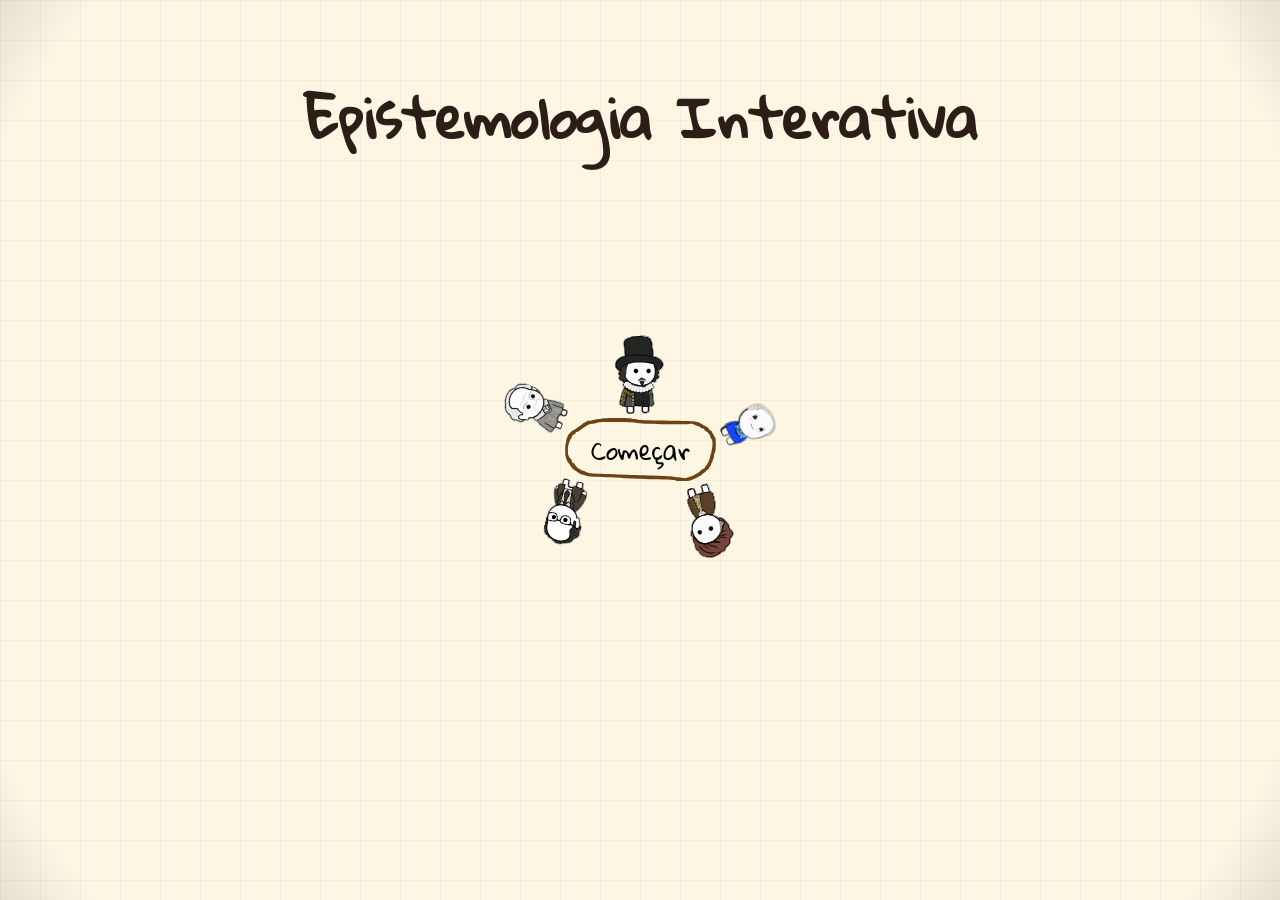
<file: index.html>
<!DOCTYPE html>
<html lang="pt-BR">
<head>
    <meta charset="UTF-8">
    <title>Epistemologia Interativa</title>
    <meta name="viewport" content="width=device-width, initial-scale=1.0">
    <link href="https://fonts.googleapis.com/css2?family=Gloria+Hallelujah&display=swap" rel="stylesheet">
    <link rel="stylesheet" href="css/style.css">
</head>

<body class="body-home">
    <div class="title-home">
        <p> Epistemologia Interativa </p>
        <br></br>
    </div>

    <div id="orbit-stage" style="position: relative;">
        <a href="./mapa-epistemico.html"><button id="center-btn" class="btn">Começar</button></a>
        <!-- os personagens são injetados via JS -->
    </div>

    <script src="js/orbit.js"></script>
</body>
</html>
</file>
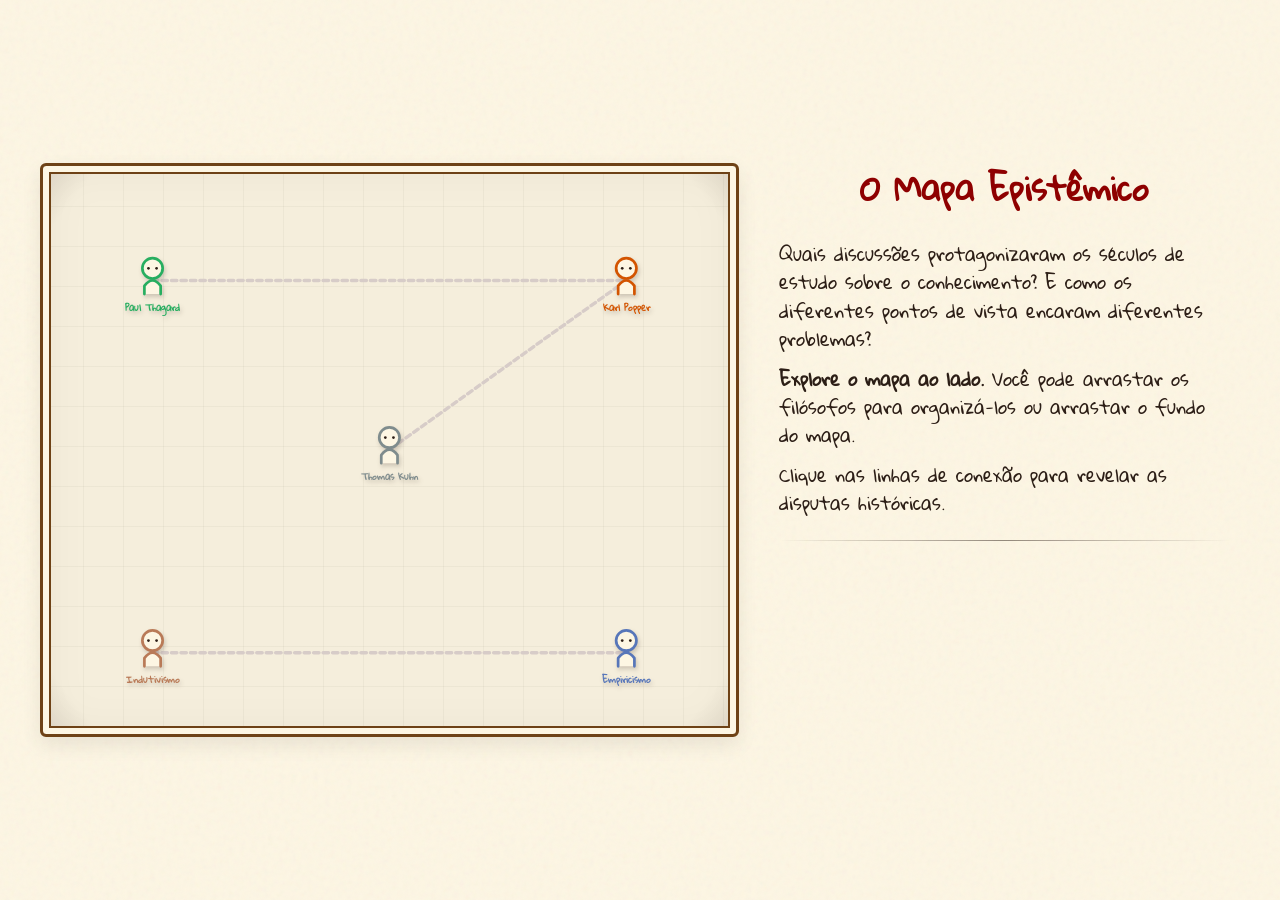
<file: depois_eu_ajeito/index.html>
<!DOCTYPE html>
<html lang="pt-BR">
<head>
    <meta charset="UTF-8">
    <title>Epistemologia Interativa</title>

    <!-- Fonte cartunesca / manuscrita -->
    <link href="https://fonts.googleapis.com/css2?family=Gloria+Hallelujah&display=swap" rel="stylesheet">

    <link rel="stylesheet" href="css/style.css">

<style>
    body {
        font-family: 'Gloria Hallelujah', cursive;
    }
    h1, h2, h3 {
        font-family: 'Gloria Hallelujah', cursive;
    }
    #main-title {
        font-family: 'Gloria Hallelujah', cursive;
    }
    button {
        font-family: 'Gloria Hallelujah', cursive;
    }
    input, textarea {
        font-family: 'Gloria Hallelujah', cursive;
    }
/* Aplica a fonte a todos os textos SVG, incluindo os nomes dos filósofos */
svg text {
    font-family: 'Gloria Hallelujah', cursive;
}

/* Se os nomes forem desenhados com elementos <text> dentro do SVG */
#graph-container text {
    font-family: 'Gloria Hallelujah', cursive;
}

/* Mantém a mesma fonte no restante da página */
body,
h1, h2, h3,
button,
input,
textarea {
    font-family: 'Gloria Hallelujah', cursive;
}

/* Título "O Mapa Epistêmico" */
#main-title {
    font-family: 'Gloria Hallelujah', cursive;
}
</style>
</head>
<body>
    <main class="container">
        <div class="map-container map-frame">
            <svg id="graph-container" viewBox="0 0 1000 800" xmlns="http://www.w3.org/2000/svg">

            </svg>
        </div>

        <div class="story-panel">
            <h2 id="main-title">O Mapa Epistêmico</h2>

            <div id="intro-content"></div>

            <hr class="papyri-hr">

            <div id="detail-content" class="fade-in"></div>

            <div class="interaction-buttons" id="button-container"></div>
        </div>
    </main>

    <!--
    =====================================================================
    ORDEM DE CARREGAMENTO DOS SCRIPTS — não altere sem ler abaixo
    =====================================================================

    1. data.js       → Define `gameData` (nós, arestas, intro).
                       É a fonte da verdade; edite aqui para mudar o mapa.

    2. chapters/*    → Cada capítulo registra a si mesmo em `App.chapters`
                       via `App.registerChapter(id, module)`.
                       Adicione novos arquivos aqui E em chapters.json.

    3. state.js      → Cria o namespace global `App` com estado compartilhado.
                       Deve vir ANTES dos módulos do motor.

    4. graph.js      → Renderização SVG (nós, arestas, atualização de posição).
    5. story.js      → Painel narrativo (intro, detalhes de aresta, lançamento de capítulo).
    6. interaction.js→ Drag de bonequinhos e pan do mapa.
    7. main.js       → Ponto de entrada: orquestra a inicialização no DOMContentLoaded.
    =====================================================================
    -->

    <!-- 1. Estado global (App) — deve vir primeiro de tudo -->
    <script src="js/state.js"></script>

    <!-- 2. Dados do mapa -->
    <script src="js/data.js"></script>

    <!-- 3. Capítulos (registram-se em App.chapters automaticamente) -->
    <script src="chapters/cap_demarcacao.js"></script>
    <script src="chapters/cap_peru.js"></script>
    <script src="chapters/cap_revolucoes.js"></script>

    <!-- 4. Motor do aplicativo -->
    <script src="js/graph.js"></script>
    <script src="js/story.js"></script>
    <script src="js/interaction.js"></script>
    <script src="js/main.js"></script>
</body>
</html>
</file>
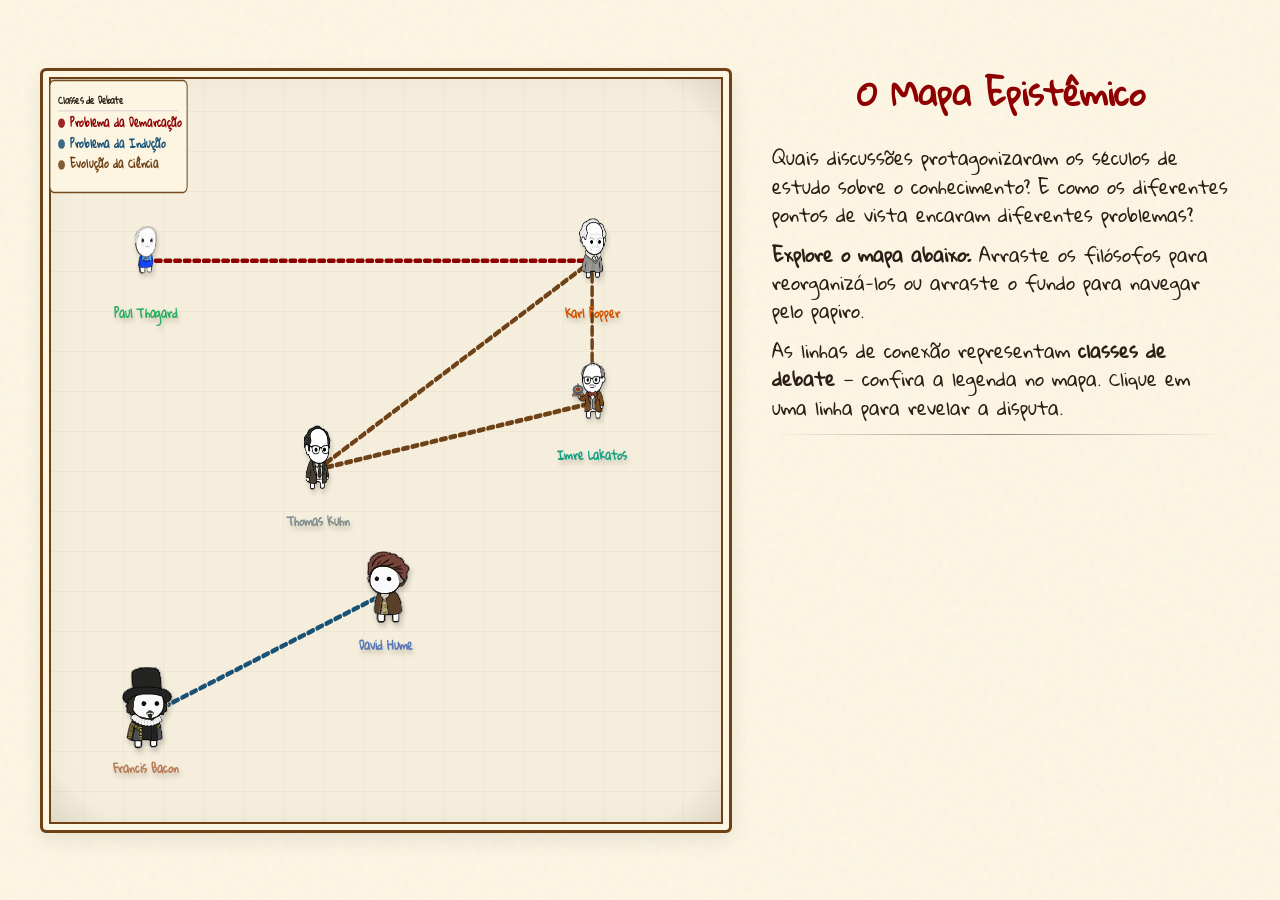
<file: mapa-epistemico.html>
<!DOCTYPE html>
<html lang="pt-BR">
<head>
    <meta charset="UTF-8">
    <meta name="viewport" content="width=device-width, initial-scale=1.0">
    <meta name="description" content="Aplicação web interativa que apresenta disputas históricas da epistemologia da ciência através de um mapa navegável com filósofos e cenas de debate.">
    <title>Epistemologia Interativa — O Mapa Epistêmico</title>
    <link href="https://fonts.googleapis.com/css2?family=Gloria+Hallelujah&display=swap" rel="stylesheet">
    <link rel="stylesheet" href="css/style.css">
</head>
<body>
    <main class="container">
        <div class="map-container map-frame">
            <svg id="graph-container" viewBox="0 0 1000 800" preserveAspectRatio="none" xmlns="http://www.w3.org/2000/svg"></svg>
        </div>

        <div class="story-panel">
            <div id="map-ui">
                <h2 id="main-title">O Mapa Epistêmico</h2>
                <div id="intro-content"></div>
                <hr class="papyri-hr">
                <div id="detail-content" class="fade-in"></div>
                <div class="interaction-buttons" id="button-container"></div>
            </div>

            <div id="chapter-ui" style="display: none;"></div>
        </div>
    </main>

    <!--
    =====================================================================
    ORDEM DE CARREGAMENTO
    =====================================================================
    1. state.js          → cria o namespace App (DEVE ser o primeiro)
    2. data.js           → define Icons, gameData (debateClasses, nodes, edges)
    3. chapter_engine.js → motor compartilhado de capítulos (antes dos chapters)
    4. chapters/*.js     → cada capítulo chama App.registerChapter(...)
    5. graph.js / story.js / interaction.js → motor da aplicação
    6. main.js           → dispara a inicialização

    Ao adicionar um novo capítulo:
      a) Crie chapters/cap_meu_novo.js  (copie _template.js)
      b) Adicione o <script> abaixo, ANTES de graph.js
      c) Adicione a entrada em chapters.json
    =====================================================================
    -->

    <script src="js/state.js"></script>
    <script src="js/data.js"></script>
    <script src="js/chapter_engine.js"></script>

    <!-- Capítulos -->
    <script src="chapters/cap_demarcacao.js"></script>
    <script src="chapters/cap_demarcacao_kuhn.js"></script>
    <script src="chapters/cap_peru.js"></script>
    <script src="chapters/cap_lakatos.js"></script>
    <script src="chapters/cap_kuhn_lakatos.js"></script>

    <!-- Engine -->
    <script src="js/graph.js"></script>
    <script src="js/story.js"></script>
    <script src="js/interaction.js"></script>
    <script src="js/main.js"></script>
</body>
</html>
</file>
<file: css/style.css>
/* ==========================================================================
   style.css — Epistemologia Interativa
   ==========================================================================
   Seções:
     1. Variáveis e Reset
     2. Layout
     3. Mapa SVG — arestas e bonequinhos
     4. Legenda de classes de debate (SVG)
     5. Painel narrativo
     6. Badge de classe de debate (HTML)
     7. Botões de ação
     8. Animações — peru e fade
     9. Capítulo — transição de cena e painel de diálogo
    10. Responsivo
   ========================================================================== */


/* --------------------------------------------------------------------------
   1. Variáveis e Reset
   -------------------------------------------------------------------------- */
:root {
    --bg-color:        #fdf6e3;
    --papyri-ink:      #2c1e16;
    --accent-red:      #8e0000;
    --line-color:      #d7ccc8;
    --lightwood-color: #6e4216;

    --indutivista-color: #b97a57;
    --empiricista-color: #5776b9;
}

body {
    font-family: 'Gloria Hallelujah', cursive;
    background-color: var(--bg-color);
    background-image: url("data:image/svg+xml,%3Csvg viewBox='0 0 200 200' xmlns='http://www.w3.org/2000/svg'%3E%3Cfilter id='noiseFilter'%3E%3CfeTurbulence type='fractalNoise' baseFrequency='0.8' numOctaves='3' stitchTiles='stitch'/%3E%3C/filter%3E%3Crect width='100%25' height='100%25' filter='url(%23noiseFilter)' opacity='0.05'/%3E%3C/svg%3E");
    color: var(--papyri-ink);
    display: flex;
    justify-content: center;
    align-items: center;
    min-height: 100vh;
    margin: 0;
    padding: 20px;
    box-sizing: border-box;
}


/* --------------------------------------------------------------------------
   2. Layout
   -------------------------------------------------------------------------- */
.container {
    display: flex;
    flex-direction: row;
    width: 100%;
    max-width: 1200px;
    gap: 30px;
    height: 85vh; /* Keep the frame static */
}

.map-container {
    flex: 1.5;
    background-color: #f5eedc;
    background-image:
        radial-gradient(circle at center, transparent 90%, rgba(44, 30, 22, 0.1) 100%),
        linear-gradient(rgba(44, 30, 22, 0.04) 1px, transparent 1px),
        linear-gradient(90deg, rgba(44, 30, 22, 0.04) 1px, transparent 1px);
    background-size: 100% 100%, 40px 40px, 40px 40px;
    border: 3px solid var(--lightwood-color);
    border-radius: 6px;
    box-shadow:
        inset 0 0 0 6px var(--bg-color),
        inset 0 0 0 8px var(--lightwood-color),
        inset 0 0 50px rgba(44, 20, 6, 0.05),
        0 8px 20px rgba(0, 0, 0, 0.08);
    overflow: hidden;
    cursor: grab;
    user-select: none;
    -webkit-user-select: none;
}

.map-container:active { cursor: grabbing; }

#graph-container { width: 100%; height: 100%; }

.story-panel {
    flex: 1;
    display: flex;
    flex-direction: column;
    padding: 0 10px;
    line-height: 1.6;
    font-size: 1.1em;
    overflow-y: auto;
}


/* --------------------------------------------------------------------------
   3. Mapa SVG — arestas e bonequinhos
   -------------------------------------------------------------------------- */

/* Cada aresta agora é um <path> dentro de um <g class="edge-group"> */
.edge {
    stroke-width: 5;
    stroke-dasharray: 8 6;
    stroke-linecap: round;
    transition: stroke-width 0.2s, stroke-dasharray 0.2s, opacity 0.2s;
}

.edge-group:hover .edge {
    stroke-width: 7;
    stroke-dasharray: 0;
}

/* Quando um grupo está ativo (selecionado) */
.edge-group.active .edge {
    stroke-width: 8;
    stroke-dasharray: 0;
    filter: drop-shadow(0 0 4px currentColor);
}

/* Esmaecer arestas de classes diferentes da ativa */
.edge-group.dimmed .edge {
    opacity: 0.25;
}

.node-group {
    cursor: grab;
    filter: drop-shadow(2px 4px 3px rgba(44, 30, 22, 0.2));
}
.node-group:active {
    cursor: grabbing;
    filter: drop-shadow(4px 8px 4px rgba(44, 30, 22, 0.15));
}

.character-body,
.character-head {
    fill: var(--bg-color);
    stroke-width: 4;
    stroke-linecap: round;
    stroke-linejoin: round;
}
.character-eye  { fill: var(--papyri-ink); }

.character-label {
    font-family: 'Gloria Hallelujah', cursive;
    font-size: 14px;
    font-weight: bold;
    pointer-events: none;
    user-select: none;
    -webkit-user-select: none;
}


/* --------------------------------------------------------------------------
   3. Elementos da Página Inicial
   -------------------------------------------------------------------------- */


#orbit-stage .personagem{
    position: absolute;
    top: -37px;
    left: -50%;
    /* margin-left: -30px; */
    /* margin-top: 10px; */
    pointer-events: none;
    user-select: none;
    max-width:60px;
    max-height:90px;
    width: auto;
    height: auto;
}

.title-home {
    position:fixed ;
    top:1%;
    left: center;
    font-family: Gloria Hallelujah ;
    font-size: 54px;
    font-weight: bold;
}

.body-home {
    background-image:
        radial-gradient(circle at center, transparent 90%, rgba(44, 30, 22, 0.1) 100%),
        linear-gradient(rgba(44, 30, 22, 0.04) 1px, transparent 1px),
        linear-gradient(90deg, rgba(44, 30, 22, 0.04) 1px, transparent 1px);
    background-size: 100% 100%, 40px 40px, 40px 40px;
}


/* --------------------------------------------------------------------------
   4. Painel Narrativo
   -------------------------------------------------------------------------- */
.legend-bg {
    fill: var(--bg-color);
    stroke: var(--lightwood-color);
    stroke-width: 1.5;
    rx: 6px;
    opacity: 0.95;
}

.legend-title {
    font-family: 'Gloria Hallelujah', cursive;
    font-size: 11px;
    font-weight: bold;
    fill: var(--papyri-ink);
    dominant-baseline: hanging;
}

.legend-sep {
    stroke: var(--line-color);
    stroke-width: 1;
}

.legend-dot {
    opacity: 0.85;
}

.legend-label {
    font-family: 'Gloria Hallelujah', cursive;
    font-size: 13px;
    font-weight: 600;
    dominant-baseline: middle;
}


/* --------------------------------------------------------------------------
   5. Painel narrativo
   -------------------------------------------------------------------------- */
.story-panel p { margin-bottom: 12px; margin-top: 0; }

.story-panel h2 {
    font-family: 'Gloria Hallelujah', cursive;
    font-size: 1.8em;
    margin-top: 0;
    color: var(--accent-red);
    text-align: center;
}

.papyri-hr {
    border: 0;
    height: 1px;
    background-image: linear-gradient(
        to right, rgba(44,30,22,0), rgba(44,30,22,0.5), rgba(44,30,22,0)
    );
    margin: 10px 0;
}

#detail-content { color: #4e342e; }

#detail-content h3 {
    font-family: 'Gloria Hallelujah', cursive;
    font-size: 1.3em;
    margin-bottom: 3px;
    margin-top: 8px;
    color: var(--papyri-ink);
}

.interaction-buttons { margin-top: auto; padding-top: 20px; }

.chapter-not-found {
    color: var(--accent-red);
    font-style: italic;
    font-size: 0.95em;
}


/* --------------------------------------------------------------------------
   6. Badge de classe de debate (HTML)
   -------------------------------------------------------------------------- */
.debate-class-badge {
    display: inline-block;
    font-family: 'Gloria Hallelujah', cursive;
    font-size: 0.78em;
    font-weight: bold;
    letter-spacing: 0.05em;
    text-transform: uppercase;
    border: 2px solid;       /* cor definida via style inline */
    border-radius: 3px;
    padding: 2px 10px;
    margin-bottom: 4px;
    opacity: 0.9;
}

.debate-class-desc {
    font-style: italic;
    font-size: 0.95em;
    color: #6d4c41;
    margin-top: 2px !important;
    margin-bottom: 8px !important;
}


/* --------------------------------------------------------------------------
   7. Botões de ação
   -------------------------------------------------------------------------- */
.btn-choice {
    display: inline-flex;
    align-items: center;
    justify-content: center;
    font-family: 'Gloria Hallelujah', cursive;
    font-size: 16px;
    font-weight: bold;
    color: var(--papyri-ink);
    background-color: transparent;
    border: 3px double var(--papyri-ink);
    border-radius: 4px;
    padding: 10px 20px;
    cursor: pointer;
    transition: all 0.2s ease-in-out;
}

/* Quando a classe de debate fornece uma cor própria */
.btn-choice--colored {
    color: var(--btn-class-color, var(--papyri-ink));
    border-color: var(--btn-class-color, var(--papyri-ink));
}

.btn-choice:hover {
    background-color: rgba(0,0,0, 0.04);
    transform: scale(1.02);
    filter: brightness(1.15);
}
.btn-choice:active { transform: scale(0.98); }

.btn-choice:active {
    transform: scale(0.98);
}

.btn {
    background-image: url('../img/btn.svg');
    background-size: contain;
    background-repeat: no-repeat;
    background-position: center;
    font-size: 1.5rem;
    min-height: 4rem;
    min-width: 10rem;
    border: none;
    background-color: transparent;

    cursor: pointer;
    font-family: "Gloria Hallelujah", cursive;

    padding: 0px 0px;
    border-radius: 999px;
    z-index: 10;
    position: relative;
}

.btn:active {
    transform: translateY(5px);
}

/* Ícone SVG dentro dos botões */
.btn-choice .btn-icon {
    width: 26px; height: 26px;
    vertical-align: middle;
    margin-right: 12px;
    margin-bottom: 4px;
}

/* Botão desabilitado — capítulo "Em breve" */
.btn-choice--coming-soon {
    opacity: 0.5;
    cursor: not-allowed;
    border-style: dashed;
}
.btn-choice--coming-soon:hover {
    transform: none;
    filter: none;
    background-color: transparent;
}


/* --------------------------------------------------------------------------
   8. Animações
   -------------------------------------------------------------------------- */
.fade-in { animation: fadeIn 0.5s ease-in-out; }

@keyframes fadeIn {
    from { opacity: 0; transform: translateY(5px); }
    to   { opacity: 1; transform: translateY(0);   }
}

/* Peru */
.turkey-svg .turkey-head-group {
    transition: transform 0.4s cubic-bezier(0.175, 0.885, 0.32, 1.275);
    transform-origin: 52px 70px;
}
.turkey-svg .turkey-wattle {
    transition: fill 0.3s ease, transform 0.4s ease;
    transform-origin: 22px 34px;
}
.btn-choice:hover .turkey-head-group { transform: rotate(15deg) translateY(-3px); }
.btn-choice:hover .turkey-wattle     { fill: #e74c3c; transform: scale(1.15) rotate(-10deg); }

/* --------------------------------------------------------------------------
   9. Capítulo — transição de cena e painel de diálogo
   -------------------------------------------------------------------------- */

/* Fade-out da cena no SVG ao trocar de capítulo */
.fade-out {
    animation: fadeOut 0.4s ease-out forwards;
    pointer-events: none;
}

@keyframes fadeOut {
    from { opacity: 1; }
    to   { opacity: 0; }
}

/* Painel do capítulo ocupa o story-panel inteiro */
#chapter-ui {
    flex: 1;
    display: none;         /* mostrado por story.js via inline style */
    flex-direction: column;
    gap: 16px;
}

/* Caixa de diálogo — genérica para qualquer capítulo */
.chapter-dialogue-box,
#peru-dialogue-box {
    flex: 1;
    display: flex;
    flex-direction: column;
    justify-content: center;
    padding: 20px;
    background: rgba(253, 246, 227, 0.7);
    border: 1px solid var(--line-color);
    border-radius: 4px;
}

.chapter-title {
    font-family: 'Gloria Hallelujah', cursive;
    font-size: 1.3em;
    color: var(--accent-red);
    margin-top: 0;
    margin-bottom: 12px;
    text-align: center;
}

.chapter-speaker {
    font-family: 'Gloria Hallelujah', cursive;
    font-size: 0.95em;
    font-weight: bold;
    color: var(--accent-red);
    margin-bottom: 10px !important;
    margin-top: 0 !important;
}

.chapter-text {
    font-size: 1.05em;
    line-height: 1.7;
    color: var(--papyri-ink);
    margin: 0 !important;
}

.char-instance {
    transition: opacity 0.4s ease, filter 0.4s ease;
}

/* Botões de controle do capítulo */
.chapter-controls {
    display: flex;
    flex-direction: column;
    gap: 10px;
    margin-top: auto;
}

/* Botão de escolha ramificada — título + descrição empilhados */
.btn-choice-option {
    display: flex;
    flex-direction: column;
    align-items: flex-start;
    text-align: left;
    padding: 12px 18px;
    gap: 4px;
}

.btn-choice-title {
    font-weight: bold;
    font-size: 1em;
}

.btn-choice-desc {
    font-size: 0.85em;
    opacity: 0.8;
    font-weight: normal;
    line-height: 1.4;
}

/* Estilo de veredicto — título em destaque */
.verdict-label {
    font-size: 1.05em;
    text-transform: uppercase;
    letter-spacing: 1px;
}

.verdict-title {
    font-size: 1.15em;
    color: var(--accent-red, #c0392b);
    text-transform: capitalize;
}


/* --------------------------------------------------------------------------
   10. Responsivo
   -------------------------------------------------------------------------- */
@media (max-width: 768px) {
    .container {
        flex-direction: column;
    }

    .map-container {
        flex: none;
        height: 50vh;
    }

    .story-panel {
        flex: none;
        padding: 10px 0;
    }
}
</file>
<file: depois_eu_ajeito/css/style.css>
/* ==========================================================================
   style.css — Estilos da Epistemologia Interativa
   ==========================================================================
   Seções:
     1. Variáveis e Reset
     2. Layout (container, painel do mapa, painel de história)
     3. Elementos do Mapa SVG (arestas, bonequinhos)
     4. Painel Narrativo (títulos, separador, zona de detalhes)
     5. Botões de Ação
     6. Animações
   ========================================================================== */

/* --------------------------------------------------------------------------
   1. Variáveis e Reset
   -------------------------------------------------------------------------- */

:root {
    /* Paleta principal */
    --bg-color:        #fdf6e3; /* Bege antigo (papel/papiro) */
    --papyri-ink:      #2c1e16; /* Marrom escuro ferrogálica */
    --accent-red:      #8e0000; /* Vinho clássico */
    --line-color:      #d7ccc8; /* Cor das linhas de conexão no mapa */
    --lightwood-color: #6e4216; /* Cor da moldura do mapa */

    /* Cores dos filósofos / correntes (terracotas e naturais) */
    --indutivista-color: #b97a57;
    --empiricista-color: #5776b9;
}

body {
    font-family: 'Crimson Text', serif;
    background-color: var(--bg-color);

    /* Textura de ruído de papel sutil gerada via SVG inline */
    background-image: url("data:image/svg+xml,%3Csvg viewBox='0 0 200 200' xmlns='http://www.w3.org/2000/svg'%3E%3Cfilter id='noiseFilter'%3E%3CfeTurbulence type='fractalNoise' baseFrequency='0.8' numOctaves='3' stitchTiles='stitch'/%3E%3C/filter%3E%3Crect width='100%25' height='100%25' filter='url(%23noiseFilter)' opacity='0.05'/%3E%3C/svg%3E");

    color: var(--papyri-ink);
    display: flex;
    justify-content: center;
    align-items: center;
    min-height: 100vh;
    margin: 0;
    padding: 20px;
    box-sizing: border-box;
}

/* --------------------------------------------------------------------------
   2. Layout
   -------------------------------------------------------------------------- */

.container {
    display: flex;
    flex-direction: row;
    width: 100%;
    max-width: 1200px;
    gap: 30px;
}

/* Classe utilitária para esconder elementos via JavaScript */
.escondido {
    display: none !important;
}


.map-container {
    position: relative;
    flex: 1.5;
    background-color: #f5eedc; /* Levemente mais escuro que o papel para destacar */

    /* Grid de cartógrafo + vinheta nas bordas */
    background-image:
        radial-gradient(circle at center, transparent 90%, rgba(44, 30, 22, 0.1) 100%),
        linear-gradient(rgba(44, 30, 22, 0.04) 1px, transparent 1px),
        linear-gradient(90deg, rgba(44, 30, 22, 0.04) 1px, transparent 1px);
    background-size: 100% 100%, 40px 40px, 40px 40px;

    /* Moldura "encadernada" com sombras múltiplas */
    border: 3px solid var(--lightwood-color);
    border-radius: 6px;
    padding: 8px;
    box-shadow:
        inset 0 0 0 6px var(--bg-color),          /* Borda interna clara */
        inset 0 0 0 8px var(--lightwood-color),    /* Linha fina interna */
        inset 0 0 50px rgba(44, 20, 6, 0.05),      /* Sombreamento profundo */
        0 8px 20px rgba(0, 0, 0, 0.08);            /* Sombra externa */

    overflow: hidden;
    cursor: grab;
    user-select: none;
    -webkit-user-select: none;
}

.map-container:active {
    cursor: grabbing;
}

#graph-container {
    width: 100%;
    height: 100%;
}

.chapter-container {
    cursor: default;
}

/* Painel narrativo (texto) */
.story-panel {
    flex: 1;
    display: flex;
    flex-direction: column;
    padding: 0 10px;
    line-height: 1.6;
    font-size: 1.1em;
    transition: flex 0.5s ease-in-out; /* Transição suave caso o painel cresça */
}

/* --------------------------------------------------------------------------
   3. Elementos do Mapa SVG
   -------------------------------------------------------------------------- */

/* Arestas — rotas de exploração tracejadas */
.edge {
    stroke: var(--line-color);
    stroke-width: 5;
    stroke-dasharray: 8 6;
    stroke-linecap: round;
    cursor: pointer;
    transition: stroke 0.3s, stroke-width 0.2s, stroke-dasharray 0.2s;
}

.edge:hover {
    stroke: var(--accent-red);
    stroke-width: 7;
    stroke-dasharray: 0;
}

.edge.active {
    stroke: var(--papyri-ink);
    stroke-width: 8;
    stroke-dasharray: 0;
}

/* Bonequinhos (node-group) */
.node-group {
    cursor: grab;
    filter: drop-shadow(2px 4px 3px rgba(44, 30, 22, 0.2));
}

.node-group:active {
    cursor: grabbing;
    filter: drop-shadow(4px 8px 4px rgba(44, 30, 22, 0.15));
}

.character-body,
.character-head {
    fill: var(--bg-color);
    stroke-width: 4;
    stroke-linecap: round;
    stroke-linejoin: round;
}

.character-eye {
    fill: var(--papyri-ink);
}

.character-label {
    font-family: 'Cinzel', serif;
    font-size: 14px;
    font-weight: bold;
    pointer-events: none;
    user-select: none;
    -webkit-user-select: none;
}

/* --------------------------------------------------------------------------
   4. Painel Narrativo
   -------------------------------------------------------------------------- */

.story-panel p {
    margin-bottom: 12px;
    margin-top: 0;
}

.story-panel h2 {
    font-family: 'Cinzel', serif;
    font-size: 1.8em;
    margin-top: 0;
    color: var(--accent-red);
    text-align: center;
}

/* Separador decorativo (gradiente de tinta) */
.papyri-hr {
    border: 0;
    height: 1px;
    background-image: linear-gradient(
        to right,
        rgba(44, 30, 22, 0),
        rgba(44, 30, 22, 0.5),
        rgba(44, 30, 22, 0)
    );
    margin: 10px 0;
}

/* Zona de detalhes dinâmicos */
#detail-content {
    color: #4e342e; /* Tinta levemente mais suave que o ink principal */
}

#detail-content h3 {
    font-family: 'Cinzel', serif;
    font-size: 1.3em;
    margin-bottom: 3px;
    color: var(--papyri-ink);
}

/* Empurra os botões para o rodapé do painel */
.interaction-buttons {
    margin-top: auto;
    padding-top: 20px;
}

/* --------------------------------------------------------------------------
   5. Botões de Ação
   -------------------------------------------------------------------------- */

.btn-choice {
    display: inline-flex;
    align-items: center;
    justify-content: center;
    font-family: 'Cinzel', serif;
    font-size: 16px;
    font-weight: bold;
    color: var(--papyri-ink);
    background-color: transparent;
    border: 3px double var(--papyri-ink);
    border-radius: 4px;
    padding: 10px 20px;
    cursor: pointer;
    transition: all 0.2s ease-in-out;
}

.btn-choice:hover {
    color: var(--accent-red);
    border-color: var(--accent-red);
    background-color: rgba(142, 0, 0, 0.04);
    transform: scale(1.02);
}

.btn-choice:active {
    transform: scale(0.98);
}

/* Ícone SVG dentro dos botões */
.btn-choice .btn-icon {
    width: 26px;
    height: 26px;
    vertical-align: middle;
    margin-right: 12px;
    margin-bottom: 4px;
}

/* --------------------------------------------------------------------------
   6. Animações
   -------------------------------------------------------------------------- */

/* Surgimento suave ao carregar detalhes de uma aresta */
.fade-in {
    animation: fadeIn 0.5s ease-in-out;
}

.fade-out {
    animation: fadeOut 0.5s ease-out;
}

@keyframes fadeIn {
    from { opacity: 0; transform: translateY(5px); }
    to   { opacity: 1; transform: translateY(0);   }
}

@keyframes fadeOut {
    from { opacity: 1; transform: translateY(5px); }
    to   { opacity: 0; transform: translateY(0);   }
}

/* Animações do ícone do peru — ativadas ao passar o mouse no botão pai */

.turkey-svg .turkey-head-group {
    transition: transform 0.4s cubic-bezier(0.175, 0.885, 0.32, 1.275);
    transform-origin: 52px 70px; /* Pivô no centro do corpo */
}

.turkey-svg .turkey-wattle {
    transition: fill 0.3s ease, transform 0.4s ease;
    transform-origin: 22px 34px; /* Pivô na base da carúncula */
}

.btn-choice:hover .turkey-head-group {
    transform: rotate(15deg) translateY(-3px); /* Peru ergue a cabeça esperançoso */
}

.btn-choice:hover .turkey-wattle {
    fill: #e74c3c;                           /* Papada avermelhada de excitação */
    transform: scale(1.15) rotate(-10deg);  /* Balança sutilmente */
}

/* --- Novas regras para o Modo Capítulo --- */

/* Esconde o painel lateral quando o mapa expande */
.fullscreen-map .story-panel {
    display: none !important;
}

/* Faz o container do mapa ocupar todo o espaço */
.fullscreen-map .map-container {
    flex: 1;
    width: 100vw;
    height: 100vh;
}

/* Camada de interface de diálogo SOBRE o SVG */
#chapter-ui-layer {
    position: absolute;
    bottom: 30px;
    left: 50%;
    transform: translateX(-50%);
    width: 85%;
    max-width: 800px;
    z-index: 10;
    pointer-events: none; /* Deixa cliques passarem para o mapa se necessário */
}

/* --- Estilos do Balão de Fala (Modo Capítulo) --- */

.speech-bubble {
    background: #fdf6e3;
    border: 3px solid var(--papyri-ink);
    border-radius: 15px;
    padding: 15px;
    font-family: 'Gloria Hallelujah', cursive;
    font-size: 1.2em;
    color: var(--papyri-ink);
    text-align: center;
    box-shadow: 0 8px 15px rgba(0,0,0,0.15);
    position: relative;
    width: 100%;
    height: 100%;
    box-sizing: border-box;
    display: flex;
    flex-direction: column;
    justify-content: center;
    align-items: center;
    pointer-events: auto; /* Garante que o balão receba o clique */
    cursor: pointer;
    transition: transform 0.1s ease;
}

.speech-bubble:hover {
    transform: scale(1.02);
    box-shadow: 0 10px 20px rgba(0,0,0,0.2);
}

.speech-bubble:active {
    transform: scale(0.98);
}

/* A pontinha do balão (borda escura externa) */
.speech-bubble::before {
    content: '';
    position: absolute;
    bottom: -20px;
    left: 50%;
    transform: translateX(-50%);
    border-width: 20px 20px 0;
    border-style: solid;
    border-color: var(--papyri-ink) transparent transparent transparent;
    z-index: 1;
}

/* A pontinha do balão (miolo claro) */
.speech-bubble::after {
    content: '';
    position: absolute;
    bottom: -16px;
    left: 50%;
    transform: translateX(-50%);
    border-width: 18px 18px 0;
    border-style: solid;
    border-color: #fdf6e3 transparent transparent transparent;
    z-index: 2;
}

/* Animação suave para o balão surgindo */
.bubble-pop {
    animation: popIn 0.3s cubic-bezier(0.175, 0.885, 0.32, 1.275) forwards;
    transform-origin: center bottom;
}

@keyframes popIn {
    from { opacity: 0; transform: scale(0.6) translateY(20px); }
    to { opacity: 1; transform: scale(1) translateY(0); }
}
</file>
